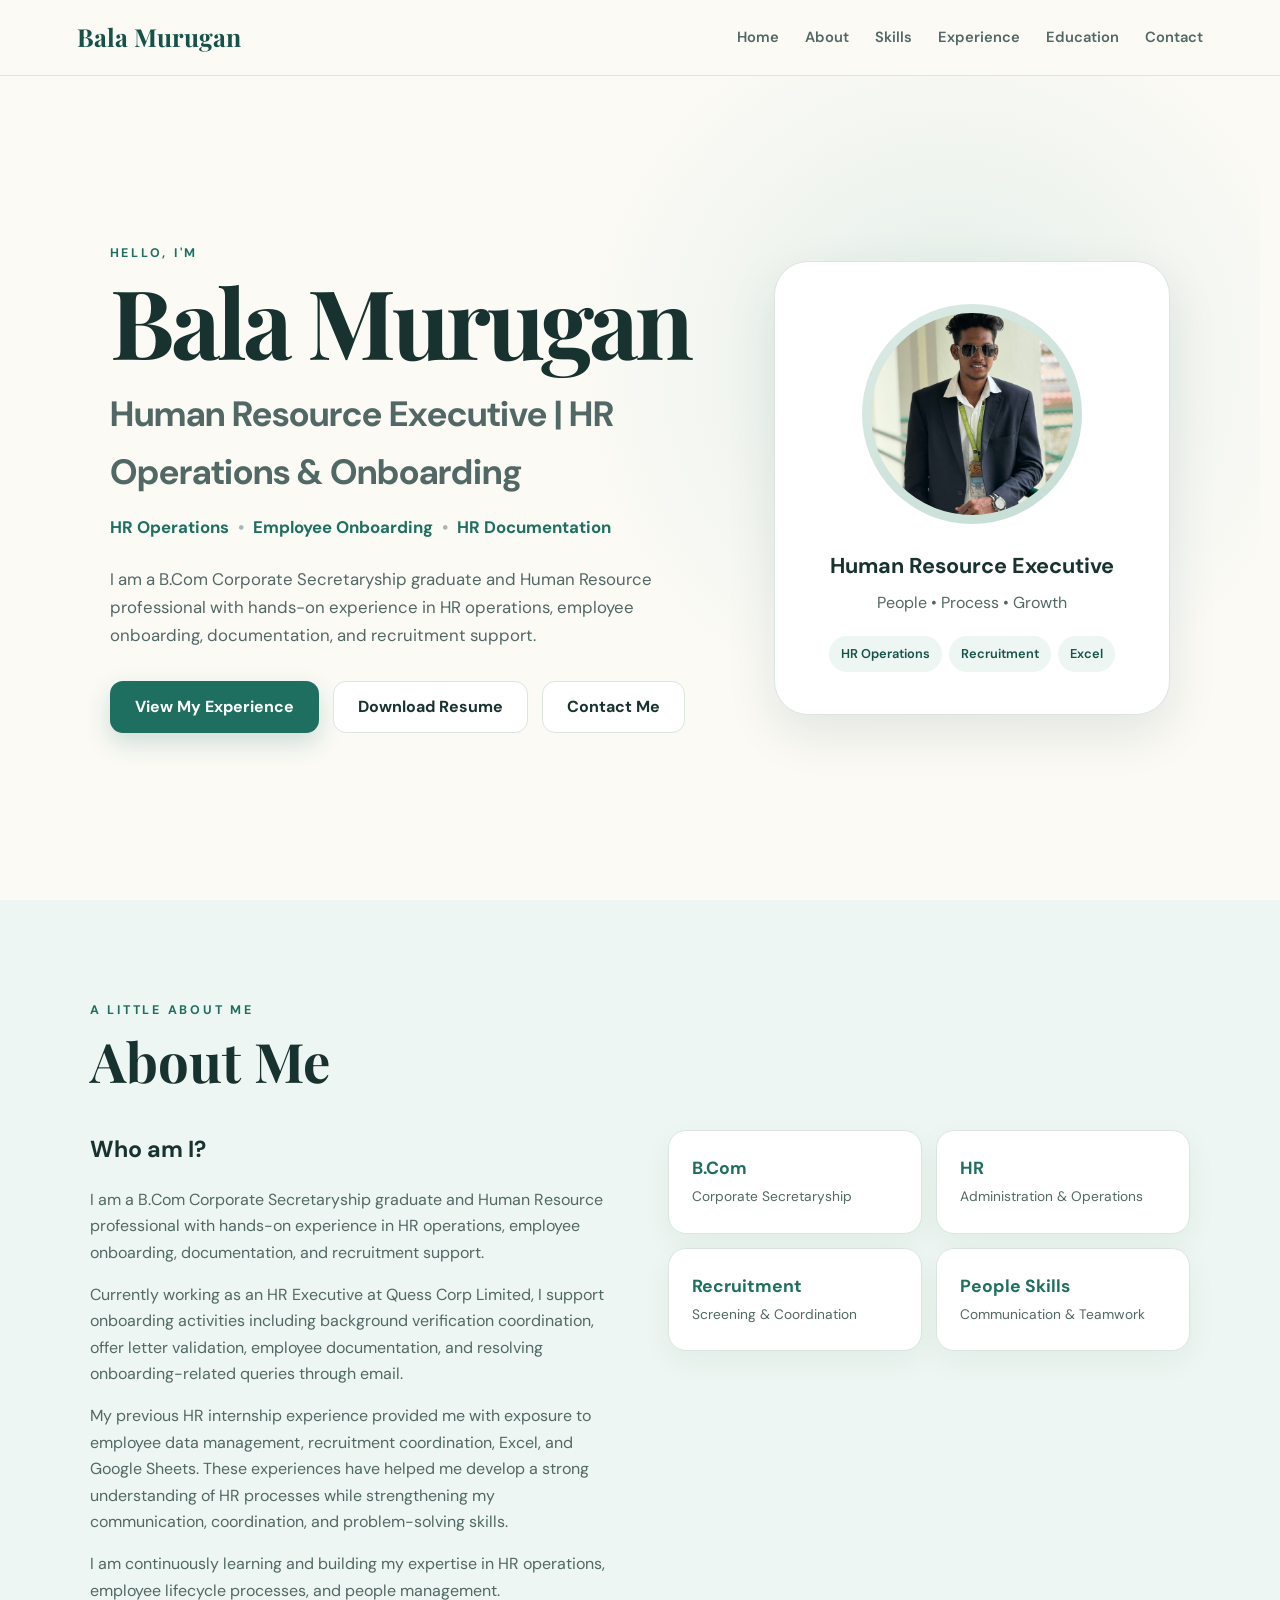
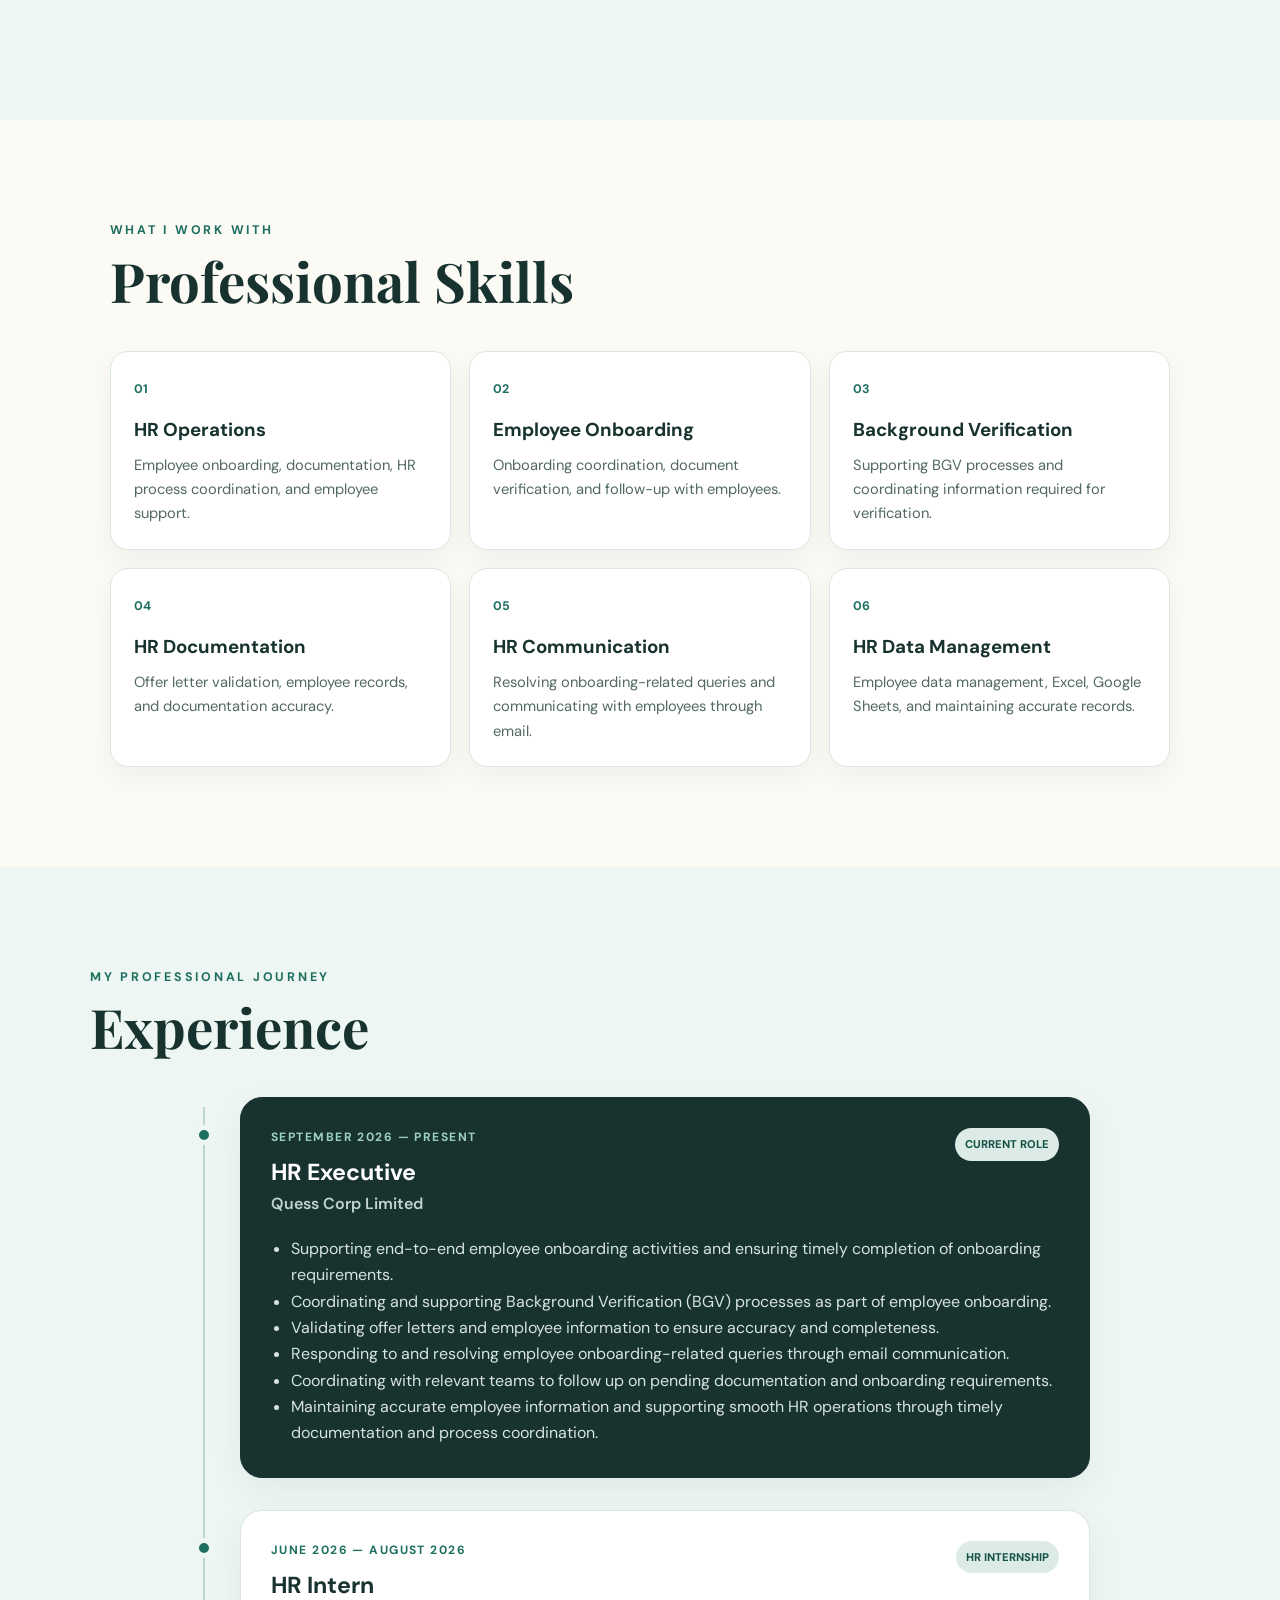
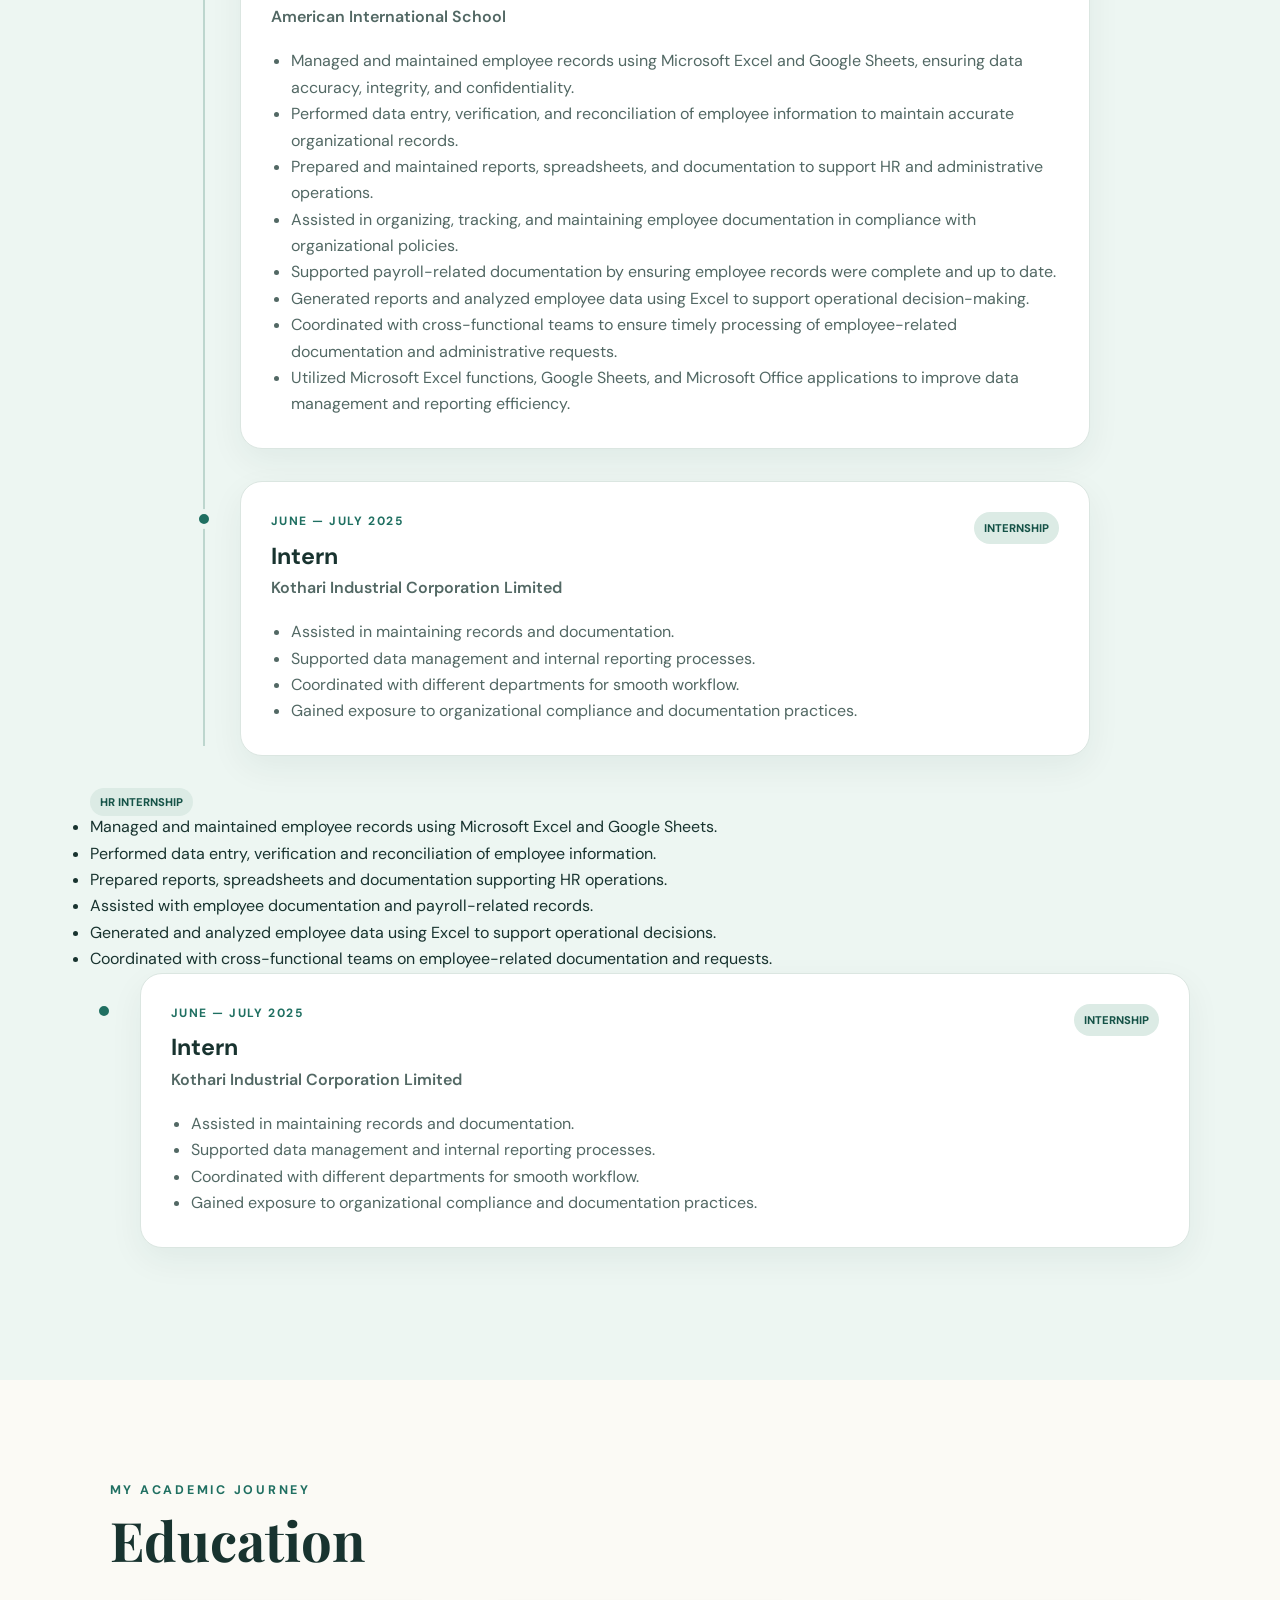
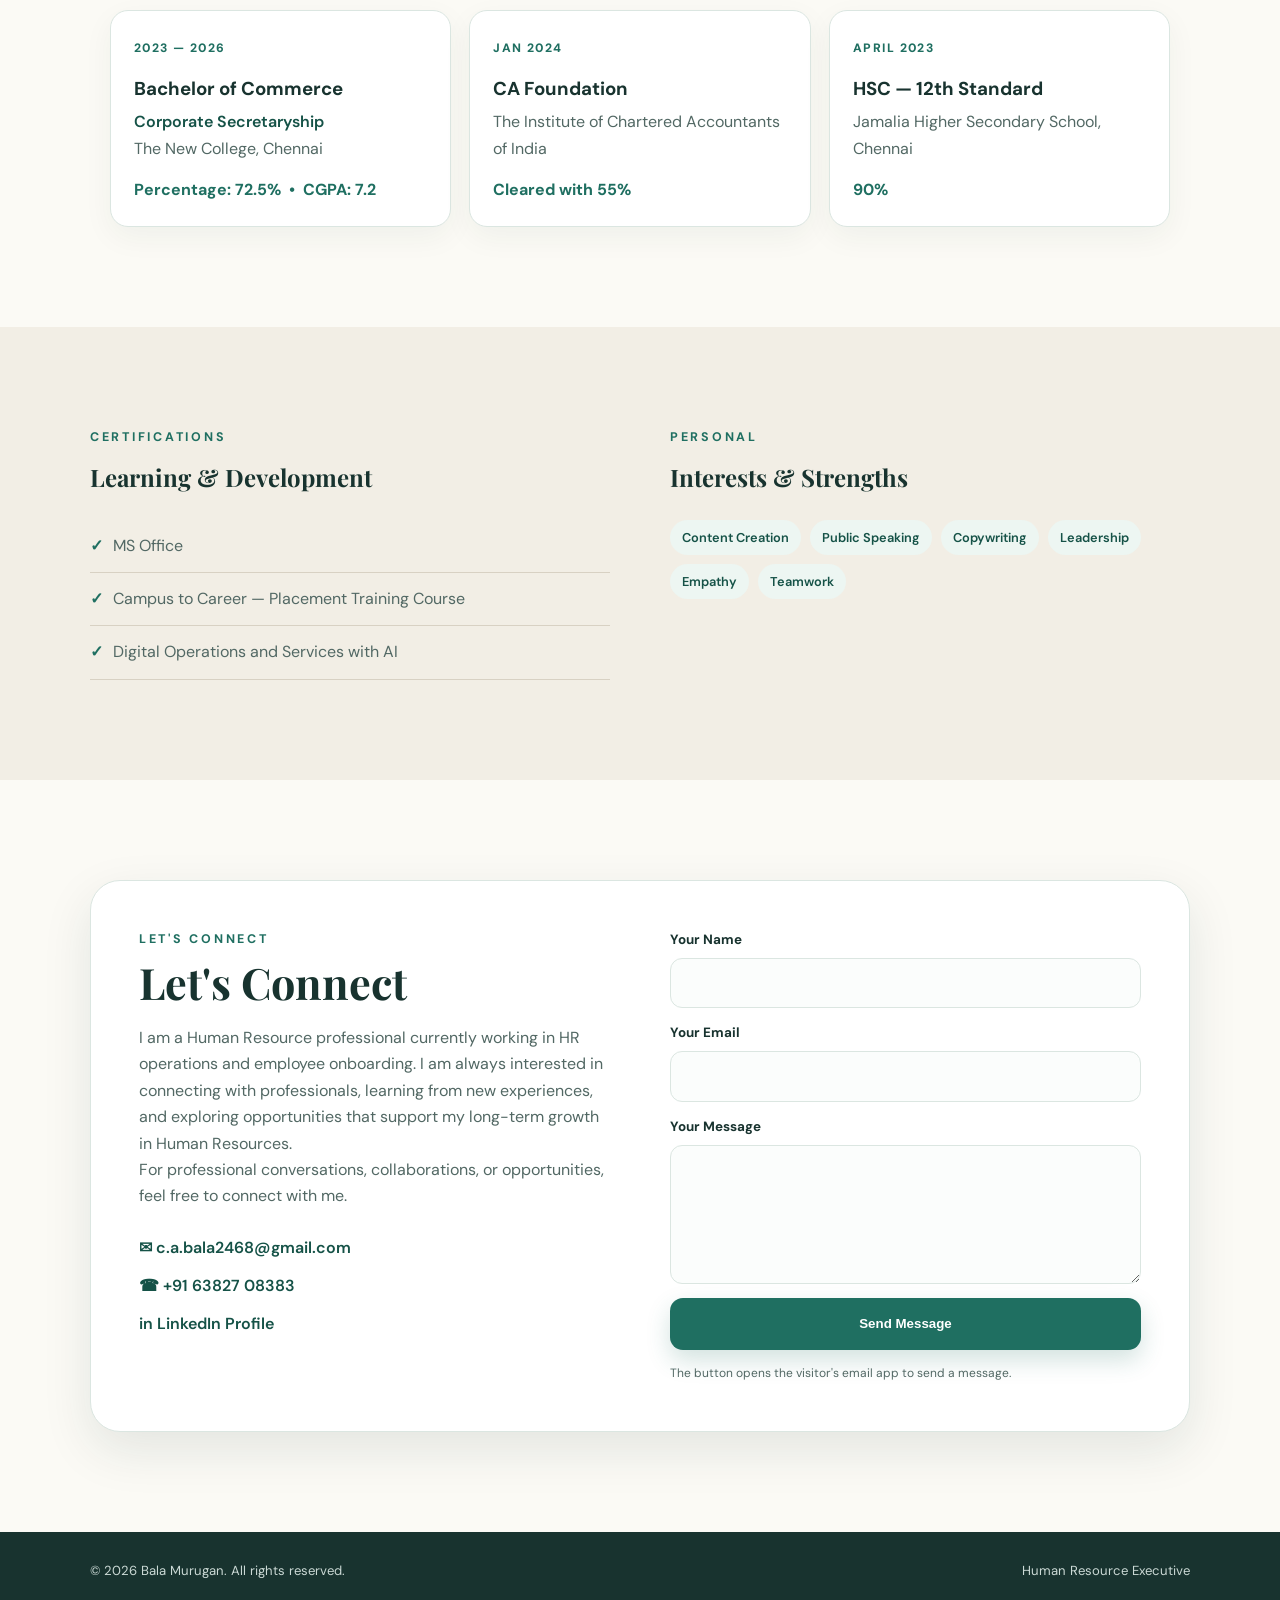
<file: index.html>
<!DOCTYPE html>
<html lang="en">
<head>
  <meta charset="UTF-8">
  <meta name="viewport" content="width=device-width, initial-scale=1.0">
  <meta name="description" content="Bala Murugan - HR Professional Portfolio">
  <title>Bala Murugan | HR Professional</title>
  <link rel="preconnect" href="https://fonts.googleapis.com">
  <link rel="preconnect" href="https://fonts.gstatic.com" crossorigin>
  <link href="https://fonts.googleapis.com/css2?family=DM+Sans:wght@400;500;600;700&family=Playfair+Display:wght@600;700&display=swap" rel="stylesheet">
  <link rel="stylesheet" href="style.css">
</head>
<body>
  <header class="site-header">
    <a class="brand" href="#home">Bala Murugan</a>
    <button class="menu-btn" aria-label="Open navigation" aria-expanded="false">☰</button>
    <nav class="nav" id="nav">
      <a href="#home">Home</a>
      <a href="#about">About</a>
      <a href="#skills">Skills</a>
      <a href="#experience">Experience</a>
      <a href="#education">Education</a>
      <a href="#contact">Contact</a>
    </nav>
  </header>

  <main>
    <section class="hero section" id="home">
      <div class="hero-copy reveal">
        <p class="eyebrow">HELLO, I'M</p>
        <h1>Bala Murugan</h1>
        <h2>Human Resource Executive | HR Operations & Onboarding</h2>
        <p class="hero-role">HR Operations <span>•</span> Employee Onboarding <span>•</span> HR Documentation</p>
        <p class="hero-text">
          I am a B.Com Corporate Secretaryship graduate and Human Resource professional with hands-on experience in HR operations, employee onboarding, documentation, and recruitment support.</p>
        <div class="hero-actions">
          <a class="btn btn-primary" href="#experience">View My Experience</a>
          <a class="btn btn-secondary" href="Bala_Murugan_Resume.pdf" download>Download Resume</a>
          <a class="btn btn-secondary" href="#contact">Contact Me</a>
        </div>
      </div>

      <div class="profile-card reveal">
        <div class="photo-ring">
          <img src="bala-profile.jpg" alt="Bala Murugan">
        </div>
        <h3>Human Resource Executive</h3>
        <p>People • Process • Growth</p>
        <div class="mini-tags">
          <span>HR Operations</span>
          <span>Recruitment</span>
          <span>Excel</span>
        </div>
      </div>
    </section>

    <section class="section about-section" id="about">
      <div class="section-heading reveal">
        <p class="eyebrow">A LITTLE ABOUT ME</p>
        <h2>About Me</h2>
      </div>
      <div class="about-grid">
        <div class="about-copy reveal">
          <h3>Who am I?</h3>
          <p>I am a B.Com Corporate Secretaryship graduate and Human Resource professional with hands-on experience in HR operations, employee onboarding, documentation, and recruitment support.</p>
          <p>Currently working as an HR Executive at Quess Corp Limited, I support onboarding activities including background verification coordination, offer letter validation, employee documentation, and resolving onboarding-related queries through email.</p>
          <p>My previous HR internship experience provided me with exposure to employee data management, recruitment coordination, Excel, and Google Sheets. These experiences have helped me develop a strong understanding of HR processes while strengthening my communication, coordination, and problem-solving skills.</p>
          <p>I am continuously learning and building my expertise in HR operations, employee lifecycle processes, and people management.</p>
        </div>

        <div class="about-cards reveal">
          <div class="info-card"><strong>B.Com</strong><span>Corporate Secretaryship</span></div>
          <div class="info-card"><strong>HR</strong><span>Administration & Operations</span></div>
          <div class="info-card"><strong>Recruitment</strong><span>Screening & Coordination</span></div>
          <div class="info-card"><strong>People Skills</strong><span>Communication & Teamwork</span></div>
        </div>
      </div>
    </section>

    <section class="section" id="skills">
      <div class="section-heading reveal">
        <p class="eyebrow">WHAT I WORK WITH</p>
        <h2>Professional Skills</h2>
      </div>
      <div class="skills-grid">
        <article class="skill-card reveal"><span class="skill-number">01</span><h3>HR Operations</h3><p>Employee onboarding, documentation, HR process coordination, and employee support.</p></article>
        <article class="skill-card reveal"><span class="skill-number">02</span><h3>Employee Onboarding</h3><p>Onboarding coordination, document verification, and follow-up with employees.</p></article>
        <article class="skill-card reveal"><span class="skill-number">03</span><h3>Background Verification</h3><p>Supporting BGV processes and coordinating information required for verification.</p></article>
        <article class="skill-card reveal"><span class="skill-number">04</span><h3>HR Documentation</h3><p>Offer letter validation, employee records, and documentation accuracy.</p></article>
        <article class="skill-card reveal"><span class="skill-number">05</span><h3>HR Communication</h3><p>Resolving onboarding-related queries and communicating with employees through email.</p></article>
        <article class="skill-card reveal"><span class="skill-number">06</span><h3>HR Data Management</h3><p>Employee data management, Excel, Google Sheets, and maintaining accurate records.</p></article>
      </div>
    </section>

    <section class="section experience-section" id="experience">
      <div class="section-heading reveal">
        <p class="eyebrow">MY PROFESSIONAL JOURNEY</p>
        <h2>Experience</h2>
      </div>

      <div class="timeline">
        <article class="timeline-item reveal">
          <div class="timeline-dot"></div>
          <div class="experience-card featured">
            <div class="experience-top"><div>
              <p class="date">SEPTEMBER 2026 — PRESENT</p>
              <h3>HR Executive</h3><h4>Quess Corp Limited</h4>
            </div><span class="badge">CURRENT ROLE</span></div>
            <ul>
              <li>Supporting end-to-end employee onboarding activities and ensuring timely completion of onboarding requirements.</li>
              <li>Coordinating and supporting Background Verification (BGV) processes as part of employee onboarding.</li>
              <li>Validating offer letters and employee information to ensure accuracy and completeness.</li>
              <li>Responding to and resolving employee onboarding-related queries through email communication.</li>
              <li>Coordinating with relevant teams to follow up on pending documentation and onboarding requirements.</li>
              <li>Maintaining accurate employee information and supporting smooth HR operations through timely documentation and process coordination.</li>
            </ul>
          </div>
        </article>
        <article class="timeline-item reveal">
          <div class="timeline-dot"></div>
          <div class="experience-card">
            <div class="experience-top"><div>
              <p class="date">JUNE 2026 — AUGUST 2026</p>
              <h3>HR Intern</h3><h4>American International School</h4>
            </div><span class="badge">HR INTERNSHIP</span></div>
            <ul>
              <li>Managed and maintained employee records using Microsoft Excel and Google Sheets, ensuring data accuracy, integrity, and confidentiality.</li>
              <li>Performed data entry, verification, and reconciliation of employee information to maintain accurate organizational records.</li>
              <li>Prepared and maintained reports, spreadsheets, and documentation to support HR and administrative operations.</li>
              <li>Assisted in organizing, tracking, and maintaining employee documentation in compliance with organizational policies.</li>
              <li>Supported payroll-related documentation by ensuring employee records were complete and up to date.</li>
              <li>Generated reports and analyzed employee data using Excel to support operational decision-making.</li>
              <li>Coordinated with cross-functional teams to ensure timely processing of employee-related documentation and administrative requests.</li>
              <li>Utilized Microsoft Excel functions, Google Sheets, and Microsoft Office applications to improve data management and reporting efficiency.</li>
            </ul>
          </div>
        </article>
        <article class="timeline-item reveal">
          <div class="timeline-dot"></div>
          <div class="experience-card">
            <div class="experience-top"><div>
              <p class="date">JUNE — JULY 2025</p>
              <h3>Intern</h3><h4>Kothari Industrial Corporation Limited</h4>
            </div><span class="badge">INTERNSHIP</span></div>
            <ul>
              <li>Assisted in maintaining records and documentation.</li>
              <li>Supported data management and internal reporting processes.</li>
              <li>Coordinated with different departments for smooth workflow.</li>
              <li>Gained exposure to organizational compliance and documentation practices.</li>
            </ul>
          </div>
        </article>
      </div>
              <span class="badge">HR INTERNSHIP</span>
            </div>
            <ul>
              <li>Managed and maintained employee records using Microsoft Excel and Google Sheets.</li>
              <li>Performed data entry, verification and reconciliation of employee information.</li>
              <li>Prepared reports, spreadsheets and documentation supporting HR operations.</li>
              <li>Assisted with employee documentation and payroll-related records.</li>
              <li>Generated and analyzed employee data using Excel to support operational decisions.</li>
              <li>Coordinated with cross-functional teams on employee-related documentation and requests.</li>
            </ul>
          </div>
        </article>

        <article class="timeline-item reveal">
          <div class="timeline-dot"></div>
          <div class="experience-card">
            <div class="experience-top">
              <div>
                <p class="date">JUNE — JULY 2025</p>
                <h3>Intern</h3>
                <h4>Kothari Industrial Corporation Limited</h4>
              </div>
              <span class="badge">INTERNSHIP</span>
            </div>
            <ul>
              <li>Assisted in maintaining records and documentation.</li>
              <li>Supported data management and internal reporting processes.</li>
              <li>Coordinated with different departments for smooth workflow.</li>
              <li>Gained exposure to organizational compliance and documentation practices.</li>
            </ul>
          </div>
        </article>
      </div>
    </section>

    <section class="section education-section" id="education">
      <div class="section-heading reveal">
        <p class="eyebrow">MY ACADEMIC JOURNEY</p>
        <h2>Education</h2>
      </div>
      <div class="education-grid">
        <article class="education-card reveal">
          <span class="education-year">2023 — 2026</span>
          <h3>Bachelor of Commerce</h3>
          <p class="major">Corporate Secretaryship</p>
          <p>The New College, Chennai</p>
          <strong>Percentage: 72.5% &nbsp;•&nbsp; CGPA: 7.2</strong>
        </article>
        <article class="education-card reveal">
          <span class="education-year">JAN 2024</span>
          <h3>CA Foundation</h3>
          <p>The Institute of Chartered Accountants of India</p>
          <strong>Cleared with 55%</strong>
        </article>
        <article class="education-card reveal">
          <span class="education-year">APRIL 2023</span>
          <h3>HSC — 12th Standard</h3>
          <p>Jamalia Higher Secondary School, Chennai</p>
          <strong>90%</strong>
        </article>
      </div>
    </section>

    <section class="section credentials-section">
      <div class="credentials-grid">
        <div class="credential-block reveal">
          <p class="eyebrow">CERTIFICATIONS</p>
          <h2>Learning & Development</h2>
          <ul class="clean-list">
            <li>MS Office</li>
            <li>Campus to Career — Placement Training Course</li>
            <li>Digital Operations and Services with AI</li>
          </ul>
        </div>
        <div class="credential-block reveal">
          <p class="eyebrow">PERSONAL</p>
          <h2>Interests & Strengths</h2>
          <div class="pill-list">
            <span>Content Creation</span><span>Public Speaking</span><span>Copywriting</span>
            <span>Leadership</span><span>Empathy</span><span>Teamwork</span>
          </div>
        </div>
      </div>
    </section>

    <section class="section contact-section" id="contact">
      <div class="contact-card reveal">
        <div class="contact-copy">
          <p class="eyebrow">LET'S CONNECT</p>
          <h2>Let's Connect</h2>
          <p>I am a Human Resource professional currently working in HR operations and employee onboarding. I am always interested in connecting with professionals, learning from new experiences, and exploring opportunities that support my long-term growth in Human Resources.</p>
          <p>For professional conversations, collaborations, or opportunities, feel free to connect with me.</p>
          <div class="contact-links">
            <a href="mailto:c.a.bala2468@gmail.com">✉ c.a.bala2468@gmail.com</a>
            <a href="tel:+916382708383">☎ +91 63827 08383</a>
            <a href="https://www.linkedin.com/in/bala-murugan24" target="_blank" rel="noopener">in LinkedIn Profile</a>
          </div>
        </div>

        <form class="contact-form" id="contactForm">
          <label>Your Name<input type="text" name="name" required></label>
          <label>Your Email<input type="email" name="email" required></label>
          <label>Your Message<textarea name="message" rows="5" required></textarea></label>
          <button class="btn btn-primary" type="submit">Send Message</button>
          <p class="form-note" id="formNote">The button opens the visitor's email app to send a message.</p>
        </form>
      </div>
    </section>
  </main>

  <footer>
    <p>© <span id="year"></span> Bala Murugan. All rights reserved.</p>
    <p>Human Resource Executive</p>
  </footer>

  <script src="script.js"></script>
</body>
</html>
</file>
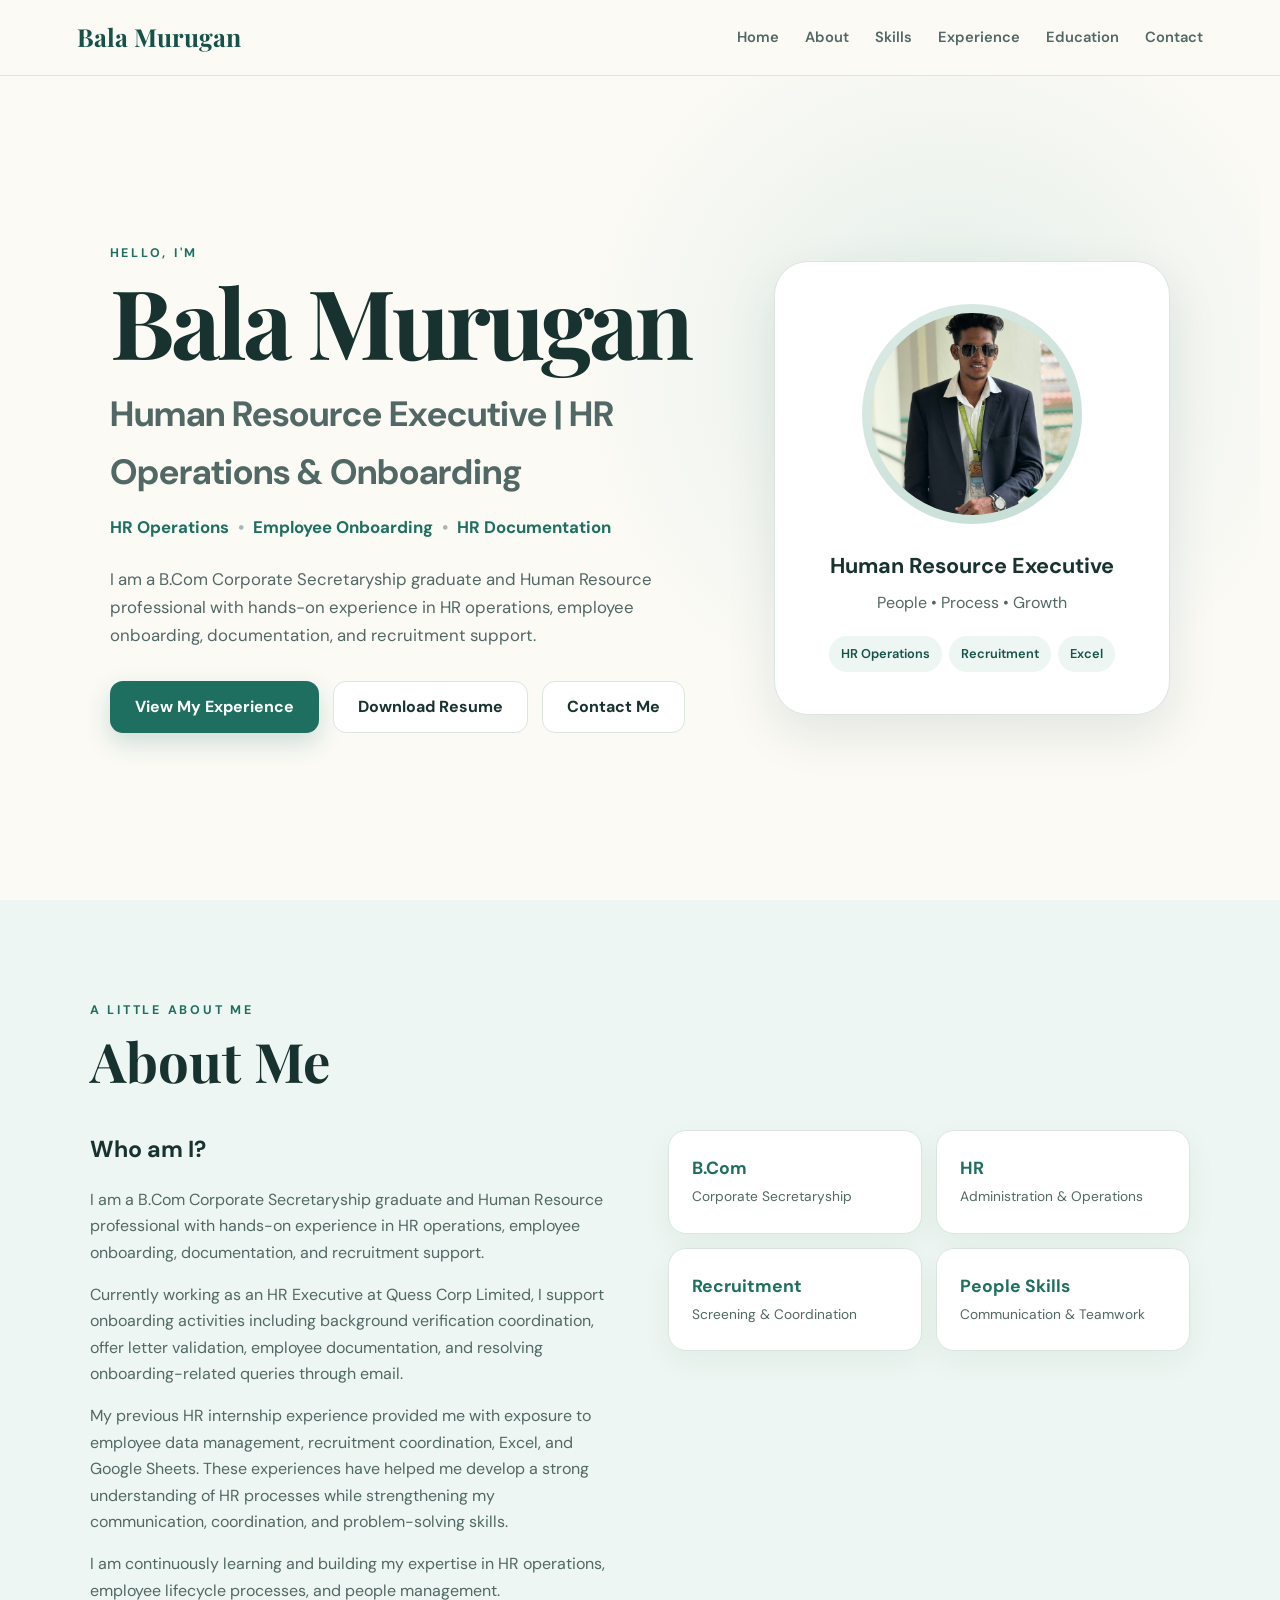
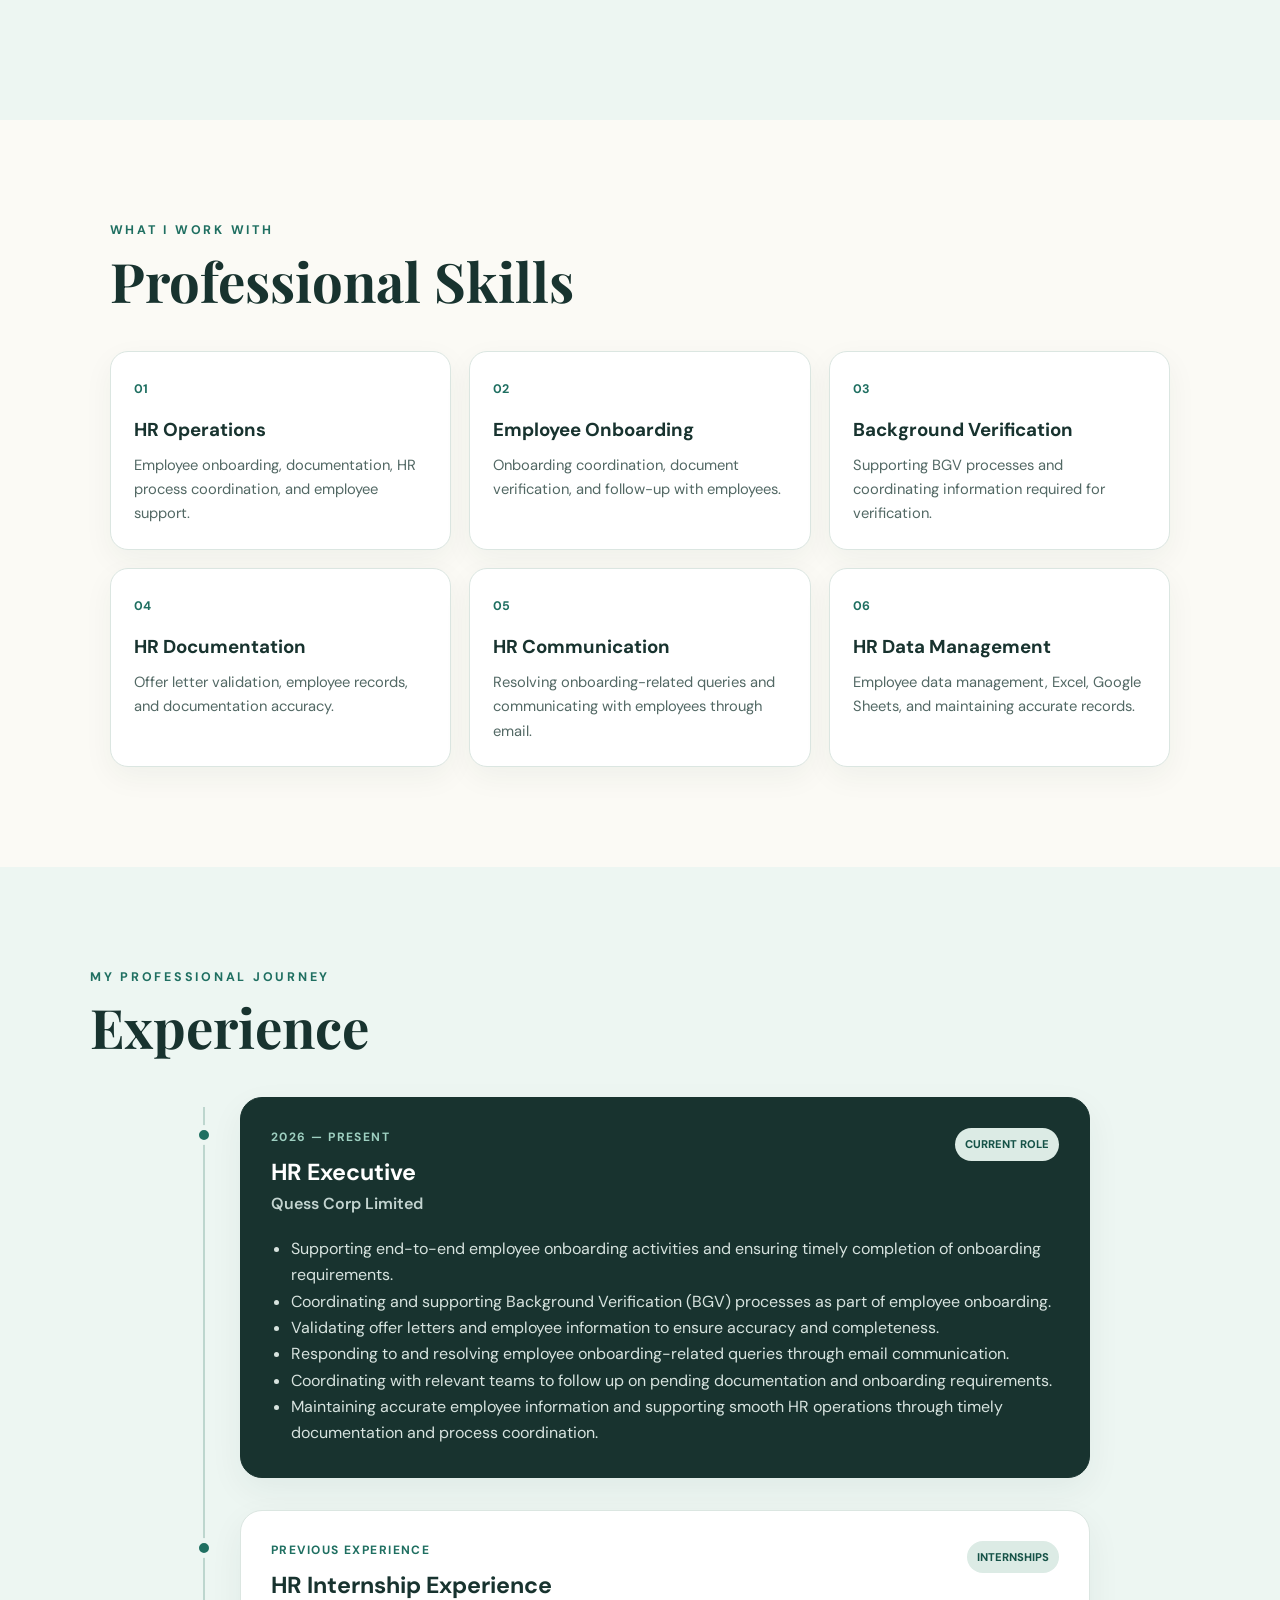
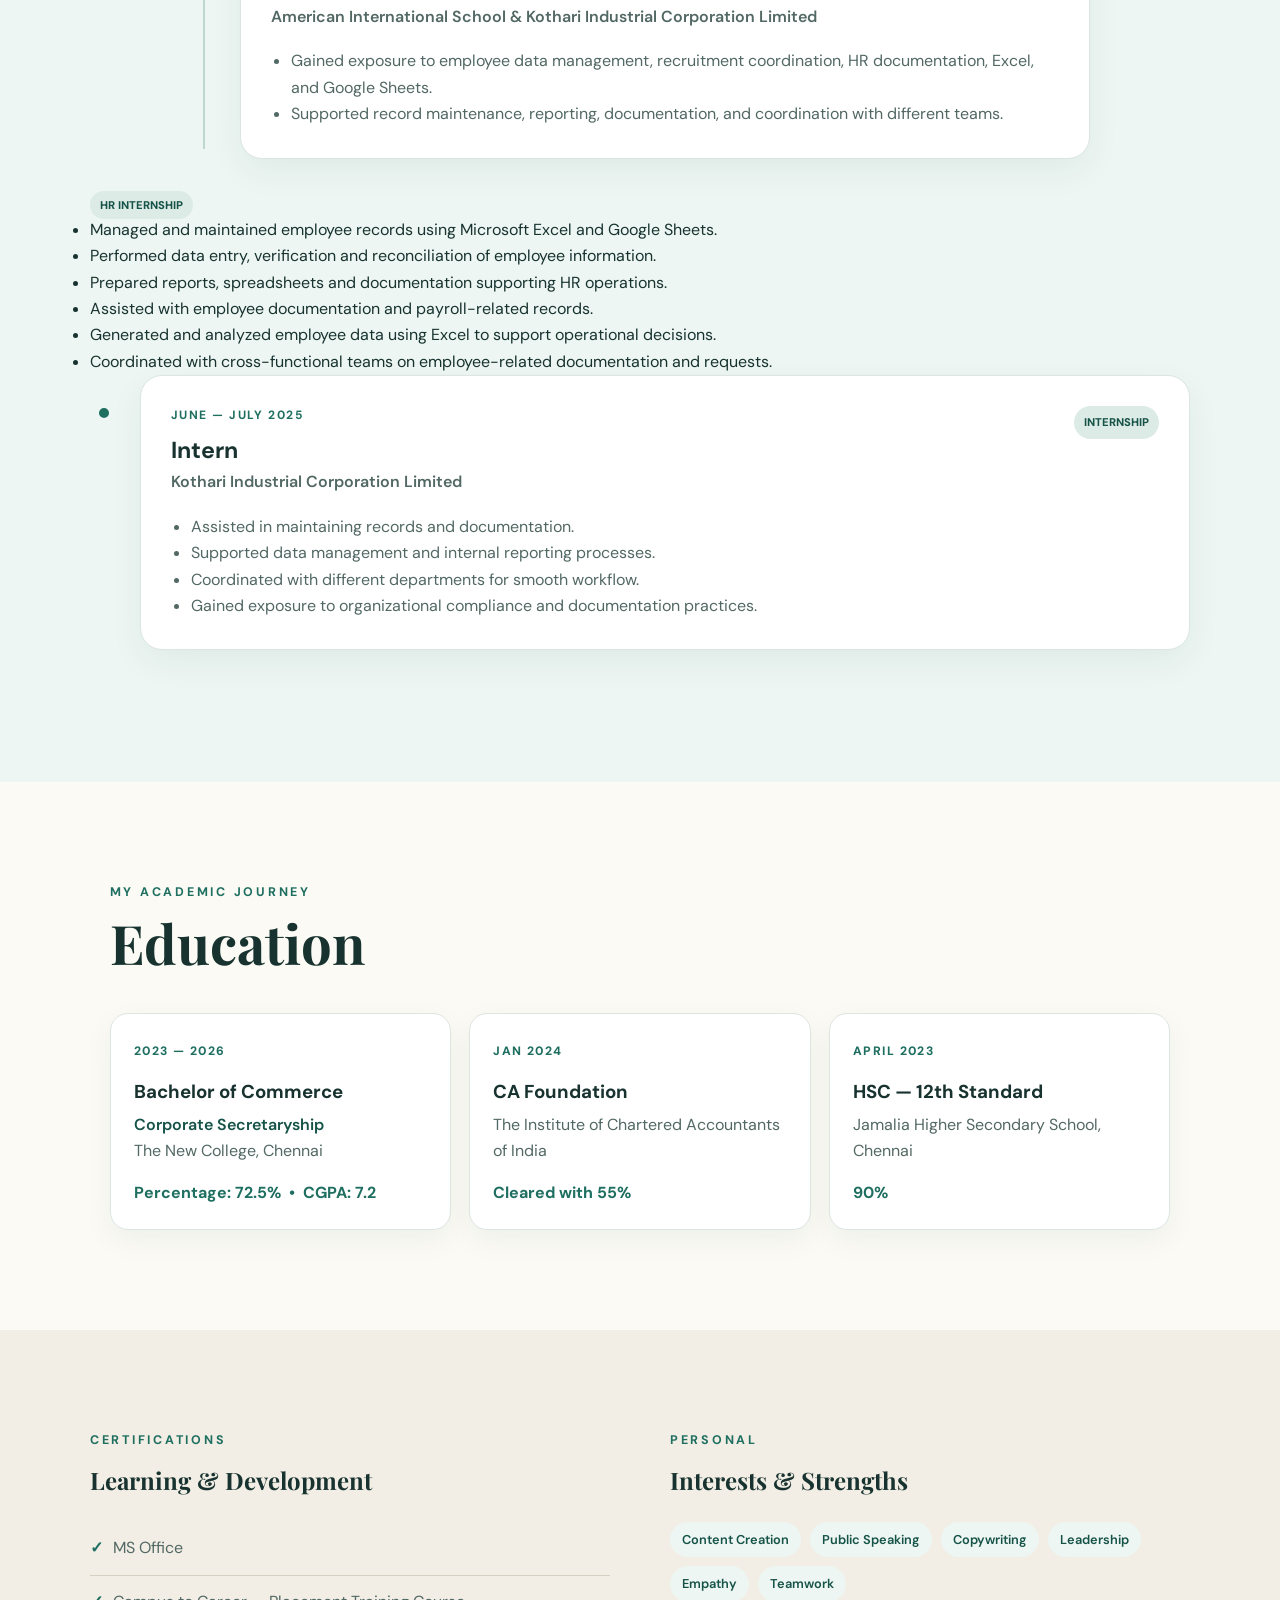
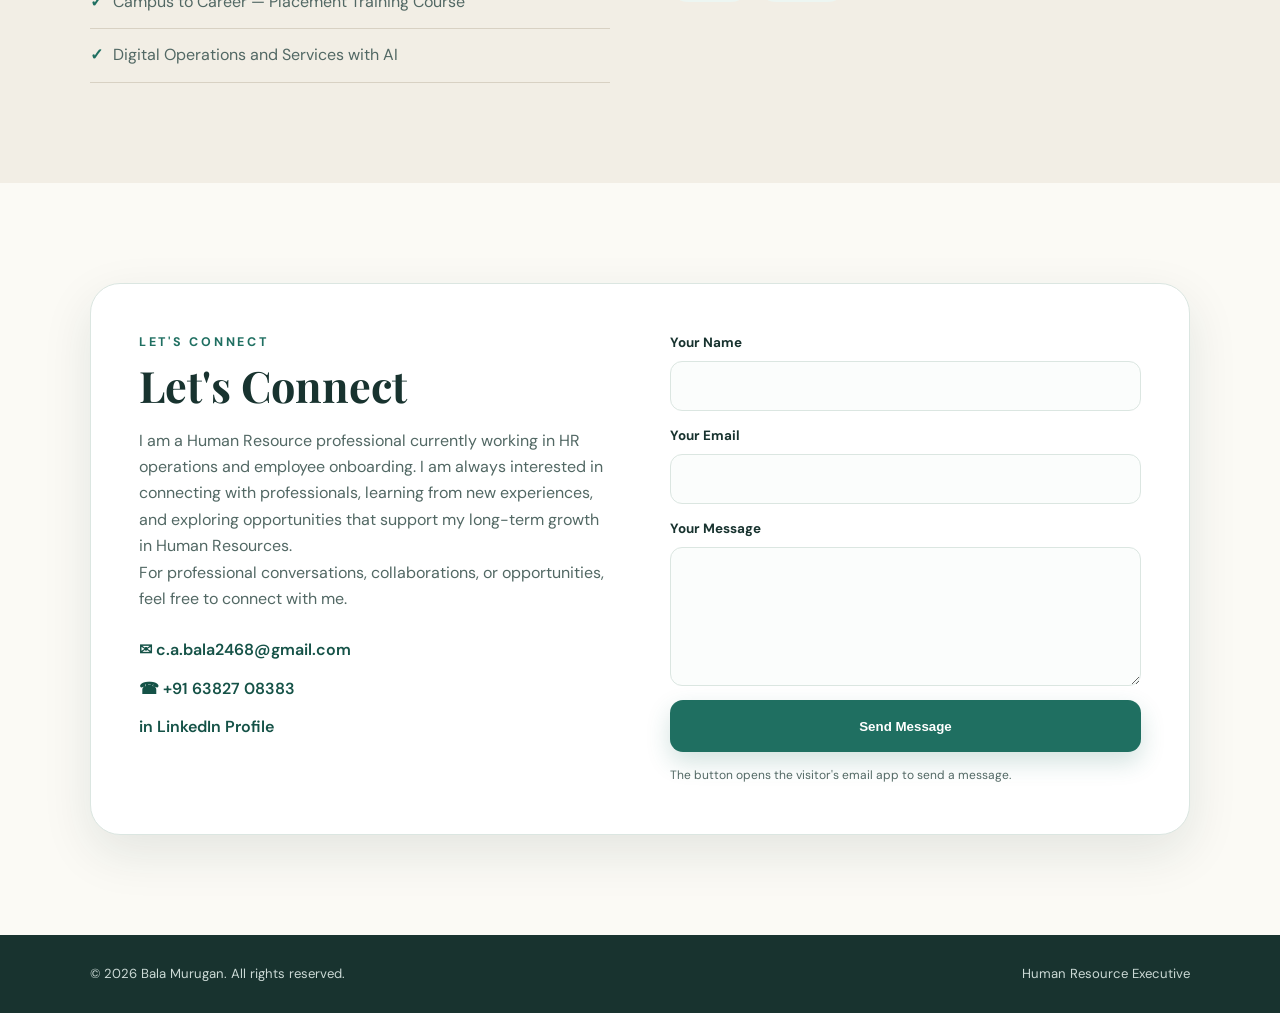
<file: Bala_Murugan_index_updated.html>
<!DOCTYPE html>
<html lang="en">
<head>
  <meta charset="UTF-8">
  <meta name="viewport" content="width=device-width, initial-scale=1.0">
  <meta name="description" content="Bala Murugan - HR Professional Portfolio">
  <title>Bala Murugan | HR Professional</title>
  <link rel="preconnect" href="https://fonts.googleapis.com">
  <link rel="preconnect" href="https://fonts.gstatic.com" crossorigin>
  <link href="https://fonts.googleapis.com/css2?family=DM+Sans:wght@400;500;600;700&family=Playfair+Display:wght@600;700&display=swap" rel="stylesheet">
  <link rel="stylesheet" href="style.css">
</head>
<body>
  <header class="site-header">
    <a class="brand" href="#home">Bala Murugan</a>
    <button class="menu-btn" aria-label="Open navigation" aria-expanded="false">☰</button>
    <nav class="nav" id="nav">
      <a href="#home">Home</a>
      <a href="#about">About</a>
      <a href="#skills">Skills</a>
      <a href="#experience">Experience</a>
      <a href="#education">Education</a>
      <a href="#contact">Contact</a>
    </nav>
  </header>

  <main>
    <section class="hero section" id="home">
      <div class="hero-copy reveal">
        <p class="eyebrow">HELLO, I'M</p>
        <h1>Bala Murugan</h1>
        <h2>Human Resource Executive | HR Operations & Onboarding</h2>
        <p class="hero-role">HR Operations <span>•</span> Employee Onboarding <span>•</span> HR Documentation</p>
        <p class="hero-text">
          I am a B.Com Corporate Secretaryship graduate and Human Resource professional with hands-on experience in HR operations, employee onboarding, documentation, and recruitment support.
        </p>
        <div class="hero-actions">
          <a class="btn btn-primary" href="#experience">View My Experience</a>
          <a class="btn btn-secondary" href="Bala_Murugan_Resume.pdf" download>Download Resume</a>
          <a class="btn btn-secondary" href="#contact">Contact Me</a>
        </div>
      </div>

      <div class="profile-card reveal">
        <div class="photo-ring">
          <img src="bala-profile.jpg" alt="Bala Murugan">
        </div>
        <h3>Human Resource Executive</h3>
        <p>People • Process • Growth</p>
        <div class="mini-tags">
          <span>HR Operations</span>
          <span>Recruitment</span>
          <span>Excel</span>
        </div>
      </div>
    </section>

    <section class="section about-section" id="about">
      <div class="section-heading reveal">
        <p class="eyebrow">A LITTLE ABOUT ME</p>
        <h2>About Me</h2>
      </div>
      <div class="about-grid">
        <div class="about-copy reveal">
          <h3>Who am I?</h3>
          <p>I am a B.Com Corporate Secretaryship graduate and Human Resource professional with hands-on experience in HR operations, employee onboarding, documentation, and recruitment support.</p>
          <p>Currently working as an HR Executive at Quess Corp Limited, I support onboarding activities including background verification coordination, offer letter validation, employee documentation, and resolving onboarding-related queries through email.</p>
          <p>My previous HR internship experience provided me with exposure to employee data management, recruitment coordination, Excel, and Google Sheets. These experiences have helped me develop a strong understanding of HR processes while strengthening my communication, coordination, and problem-solving skills.</p>
          <p>I am continuously learning and building my expertise in HR operations, employee lifecycle processes, and people management.</p>
        </div>

        <div class="about-cards reveal">
          <div class="info-card"><strong>B.Com</strong><span>Corporate Secretaryship</span></div>
          <div class="info-card"><strong>HR</strong><span>Administration & Operations</span></div>
          <div class="info-card"><strong>Recruitment</strong><span>Screening & Coordination</span></div>
          <div class="info-card"><strong>People Skills</strong><span>Communication & Teamwork</span></div>
        </div>
      </div>
    </section>

    <section class="section" id="skills">
      <div class="section-heading reveal">
        <p class="eyebrow">WHAT I WORK WITH</p>
        <h2>Professional Skills</h2>
      </div>
      <div class="skills-grid">
        <article class="skill-card reveal"><span class="skill-number">01</span><h3>HR Operations</h3><p>Employee onboarding, documentation, HR process coordination, and employee support.</p></article>
        <article class="skill-card reveal"><span class="skill-number">02</span><h3>Employee Onboarding</h3><p>Onboarding coordination, document verification, and follow-up with employees.</p></article>
        <article class="skill-card reveal"><span class="skill-number">03</span><h3>Background Verification</h3><p>Supporting BGV processes and coordinating information required for verification.</p></article>
        <article class="skill-card reveal"><span class="skill-number">04</span><h3>HR Documentation</h3><p>Offer letter validation, employee records, and documentation accuracy.</p></article>
        <article class="skill-card reveal"><span class="skill-number">05</span><h3>HR Communication</h3><p>Resolving onboarding-related queries and communicating with employees through email.</p></article>
        <article class="skill-card reveal"><span class="skill-number">06</span><h3>HR Data Management</h3><p>Employee data management, Excel, Google Sheets, and maintaining accurate records.</p></article>
      </div>
    </section>

    <section class="section experience-section" id="experience">
      <div class="section-heading reveal">
        <p class="eyebrow">MY PROFESSIONAL JOURNEY</p>
        <h2>Experience</h2>
      </div>

      <div class="timeline">
        <article class="timeline-item reveal">
          <div class="timeline-dot"></div>
          <div class="experience-card featured">
            <div class="experience-top">
              <div>
                <p class="date">2026 — PRESENT</p>
                <h3>HR Executive</h3>
                <h4>Quess Corp Limited</h4>
              </div>
              <span class="badge">CURRENT ROLE</span>
            </div>
            <ul>
              <li>Supporting end-to-end employee onboarding activities and ensuring timely completion of onboarding requirements.</li>
              <li>Coordinating and supporting Background Verification (BGV) processes as part of employee onboarding.</li>
              <li>Validating offer letters and employee information to ensure accuracy and completeness.</li>
              <li>Responding to and resolving employee onboarding-related queries through email communication.</li>
              <li>Coordinating with relevant teams to follow up on pending documentation and onboarding requirements.</li>
              <li>Maintaining accurate employee information and supporting smooth HR operations through timely documentation and process coordination.</li>
            </ul>
          </div>
        </article>

        <article class="timeline-item reveal">
          <div class="timeline-dot"></div>
          <div class="experience-card">
            <div class="experience-top">
              <div>
                <p class="date">PREVIOUS EXPERIENCE</p>
                <h3>HR Internship Experience</h3>
                <h4>American International School & Kothari Industrial Corporation Limited</h4>
              </div>
              <span class="badge">INTERNSHIPS</span>
            </div>
            <ul>
              <li>Gained exposure to employee data management, recruitment coordination, HR documentation, Excel, and Google Sheets.</li>
              <li>Supported record maintenance, reporting, documentation, and coordination with different teams.</li>
            </ul>
          </div>
        </article>
      </div>
              <span class="badge">HR INTERNSHIP</span>
            </div>
            <ul>
              <li>Managed and maintained employee records using Microsoft Excel and Google Sheets.</li>
              <li>Performed data entry, verification and reconciliation of employee information.</li>
              <li>Prepared reports, spreadsheets and documentation supporting HR operations.</li>
              <li>Assisted with employee documentation and payroll-related records.</li>
              <li>Generated and analyzed employee data using Excel to support operational decisions.</li>
              <li>Coordinated with cross-functional teams on employee-related documentation and requests.</li>
            </ul>
          </div>
        </article>

        <article class="timeline-item reveal">
          <div class="timeline-dot"></div>
          <div class="experience-card">
            <div class="experience-top">
              <div>
                <p class="date">JUNE — JULY 2025</p>
                <h3>Intern</h3>
                <h4>Kothari Industrial Corporation Limited</h4>
              </div>
              <span class="badge">INTERNSHIP</span>
            </div>
            <ul>
              <li>Assisted in maintaining records and documentation.</li>
              <li>Supported data management and internal reporting processes.</li>
              <li>Coordinated with different departments for smooth workflow.</li>
              <li>Gained exposure to organizational compliance and documentation practices.</li>
            </ul>
          </div>
        </article>
      </div>
    </section>

    <section class="section education-section" id="education">
      <div class="section-heading reveal">
        <p class="eyebrow">MY ACADEMIC JOURNEY</p>
        <h2>Education</h2>
      </div>
      <div class="education-grid">
        <article class="education-card reveal">
          <span class="education-year">2023 — 2026</span>
          <h3>Bachelor of Commerce</h3>
          <p class="major">Corporate Secretaryship</p>
          <p>The New College, Chennai</p>
          <strong>Percentage: 72.5% &nbsp;•&nbsp; CGPA: 7.2</strong>
        </article>
        <article class="education-card reveal">
          <span class="education-year">JAN 2024</span>
          <h3>CA Foundation</h3>
          <p>The Institute of Chartered Accountants of India</p>
          <strong>Cleared with 55%</strong>
        </article>
        <article class="education-card reveal">
          <span class="education-year">APRIL 2023</span>
          <h3>HSC — 12th Standard</h3>
          <p>Jamalia Higher Secondary School, Chennai</p>
          <strong>90%</strong>
        </article>
      </div>
    </section>

    <section class="section credentials-section">
      <div class="credentials-grid">
        <div class="credential-block reveal">
          <p class="eyebrow">CERTIFICATIONS</p>
          <h2>Learning & Development</h2>
          <ul class="clean-list">
            <li>MS Office</li>
            <li>Campus to Career — Placement Training Course</li>
            <li>Digital Operations and Services with AI</li>
          </ul>
        </div>
        <div class="credential-block reveal">
          <p class="eyebrow">PERSONAL</p>
          <h2>Interests & Strengths</h2>
          <div class="pill-list">
            <span>Content Creation</span><span>Public Speaking</span><span>Copywriting</span>
            <span>Leadership</span><span>Empathy</span><span>Teamwork</span>
          </div>
        </div>
      </div>
    </section>

    <section class="section contact-section" id="contact">
      <div class="contact-card reveal">
        <div class="contact-copy">
          <p class="eyebrow">LET'S CONNECT</p>
          <h2>Let's Connect</h2>
          <p>I am a Human Resource professional currently working in HR operations and employee onboarding. I am always interested in connecting with professionals, learning from new experiences, and exploring opportunities that support my long-term growth in Human Resources.</p>
          <p>For professional conversations, collaborations, or opportunities, feel free to connect with me.</p>
          <div class="contact-links">
            <a href="mailto:c.a.bala2468@gmail.com">✉ c.a.bala2468@gmail.com</a>
            <a href="tel:+916382708383">☎ +91 63827 08383</a>
            <a href="https://www.linkedin.com/in/bala-murugan24" target="_blank" rel="noopener">in LinkedIn Profile</a>
          </div>
        </div>

        <form class="contact-form" id="contactForm">
          <label>Your Name<input type="text" name="name" required></label>
          <label>Your Email<input type="email" name="email" required></label>
          <label>Your Message<textarea name="message" rows="5" required></textarea></label>
          <button class="btn btn-primary" type="submit">Send Message</button>
          <p class="form-note" id="formNote">The button opens the visitor's email app to send a message.</p>
        </form>
      </div>
    </section>
  </main>

  <footer>
    <p>© <span id="year"></span> Bala Murugan. All rights reserved.</p>
    <p>Human Resource Executive</p>
  </footer>

  <script src="script.js"></script>
</body>
</html>
</file>
<file: style.css>
:root {
  --ink: #18332f;
  --ink-soft: #526864;
  --green: #1f6f61;
  --green-dark: #155247;
  --sage: #dcebe5;
  --mint: #edf6f2;
  --cream: #fbfaf5;
  --white: #ffffff;
  --line: #dbe6e1;
  --shadow: 0 18px 50px rgba(24, 51, 47, 0.10);
  --radius: 24px;
}

* { box-sizing: border-box; margin: 0; padding: 0; }
html { scroll-behavior: smooth; }
body {
  font-family: "DM Sans", sans-serif;
  color: var(--ink);
  background: var(--cream);
  line-height: 1.65;
}
a { color: inherit; text-decoration: none; }
.site-header {
  position: sticky;
  top: 0;
  z-index: 50;
  display: flex;
  align-items: center;
  justify-content: space-between;
  min-height: 76px;
  padding: 0 6%;
  background: rgba(251,250,245,.94);
  backdrop-filter: blur(14px);
  border-bottom: 1px solid var(--line);
}
.brand {
  font-family: "Playfair Display", serif;
  font-size: 1.55rem;
  font-weight: 700;
  color: var(--green-dark);
}
.nav { display: flex; gap: 26px; }
.nav a { font-size: .92rem; color: var(--ink-soft); font-weight: 600; }
.nav a:hover { color: var(--green); }
.menu-btn { display: none; border: 0; background: transparent; font-size: 1.5rem; color: var(--ink); }

.section { padding: 100px 7%; max-width: 1240px; margin: auto; }
.hero {
  min-height: calc(100vh - 76px);
  display: grid;
  grid-template-columns: 1.2fr .8fr;
  align-items: center;
  gap: 70px;
  background:
    radial-gradient(circle at 75% 35%, rgba(220,235,229,.8), transparent 34%),
    var(--cream);
}
.eyebrow {
  color: var(--green);
  letter-spacing: .22em;
  font-weight: 700;
  font-size: .78rem;
  margin-bottom: 10px;
}
.hero h1 {
  font-family: "Playfair Display", serif;
  font-size: clamp(3.2rem, 8vw, 6rem);
  line-height: .98;
  letter-spacing: -.04em;
  margin-bottom: 18px;
}
.hero h2 { font-size: clamp(1.45rem, 3vw, 2.2rem); color: var(--ink-soft); }
.hero-role { margin: 12px 0 25px; color: var(--green); font-weight: 700; font-size: 1.05rem; }
.hero-role span { color: #a5b9b2; padding: 0 5px; }
.hero-text { max-width: 690px; font-size: 1.05rem; color: var(--ink-soft); }
.hero-actions { display: flex; gap: 14px; flex-wrap: wrap; margin-top: 32px; }

.btn {
  display: inline-flex;
  align-items: center;
  justify-content: center;
  min-height: 52px;
  padding: 0 24px;
  border-radius: 13px;
  border: 1px solid transparent;
  font-weight: 700;
  cursor: pointer;
  transition: transform .2s, box-shadow .2s, background .2s;
}
.btn:hover { transform: translateY(-2px); }
.btn-primary { background: var(--green); color: white; box-shadow: 0 10px 24px rgba(31,111,97,.2); }
.btn-primary:hover { background: var(--green-dark); }
.btn-secondary { background: white; border-color: var(--line); color: var(--ink); }

.profile-card {
  background: white;
  border: 1px solid var(--line);
  border-radius: 34px;
  padding: 42px 28px;
  text-align: center;
  box-shadow: var(--shadow);
}
.photo-ring {
  width: 220px; height: 220px;
  margin: 0 auto 25px;
  padding: 9px;
  border-radius: 50%;
  background: linear-gradient(145deg, var(--sage), #c4ddd4);
}
.photo-ring img { width: 100%; height: 100%; object-fit: cover; object-position: center top; border-radius: 50%; }
.profile-card h3 { font-size: 1.35rem; }
.profile-card p { color: var(--ink-soft); margin-top: 5px; }
.mini-tags { display: flex; justify-content: center; flex-wrap: wrap; gap: 7px; margin-top: 20px; }
.mini-tags span, .pill-list span {
  padding: 7px 12px;
  border-radius: 999px;
  background: var(--mint);
  color: var(--green-dark);
  font-size: .8rem;
  font-weight: 600;
}

.about-section, .experience-section { background: var(--mint); max-width: none; }
.about-section > *, .experience-section > *, .section-heading { max-width: 1100px; margin-left: auto; margin-right: auto; }
.section-heading h2 { font-family: "Playfair Display", serif; font-size: clamp(2.1rem, 5vw, 3.4rem); line-height: 1.1; margin-bottom: 40px; }
.about-grid { display: grid; grid-template-columns: 1fr 1fr; gap: 55px; }
.about-copy h3 { font-size: 1.45rem; margin-bottom: 18px; }
.about-copy p { color: var(--ink-soft); margin-bottom: 16px; }
.about-cards { display: grid; grid-template-columns: 1fr 1fr; gap: 14px; align-content: start; }
.info-card, .skill-card, .education-card {
  background: white;
  border: 1px solid var(--line);
  border-radius: 18px;
  padding: 23px;
  box-shadow: 0 10px 30px rgba(24,51,47,.05);
}
.info-card strong { display: block; color: var(--green); font-size: 1.1rem; }
.info-card span { color: var(--ink-soft); font-size: .86rem; }

.skills-grid { display: grid; grid-template-columns: repeat(3, 1fr); gap: 18px; }
.skill-card { min-height: 190px; }
.skill-number { color: var(--green); font-weight: 700; font-size: .78rem; }
.skill-card h3 { margin: 14px 0 7px; }
.skill-card p { color: var(--ink-soft); font-size: .92rem; }

.timeline { max-width: 900px; margin: auto; position: relative; }
.timeline::before {
  content: "";
  position: absolute;
  left: 13px; top: 10px; bottom: 10px;
  width: 2px; background: #bdd6ce;
}
.timeline-item { position: relative; padding-left: 50px; margin-bottom: 32px; }
.timeline-dot {
  position: absolute; left: 4px; top: 28px;
  width: 20px; height: 20px; border-radius: 50%;
  background: var(--green); border: 5px solid var(--mint);
}
.experience-card {
  background: white; border-radius: 22px; padding: 30px;
  border: 1px solid var(--line); box-shadow: 0 12px 34px rgba(24,51,47,.06);
}
.experience-card.featured { background: var(--ink); color: white; border-color: var(--ink); }
.experience-top { display: flex; justify-content: space-between; gap: 20px; margin-bottom: 18px; }
.date { color: var(--green); font-weight: 700; font-size: .75rem; letter-spacing: .12em; }
.featured .date { color: #9ed0c1; }
.experience-card h3 { font-size: 1.45rem; margin-top: 5px; }
.experience-card h4 { color: var(--ink-soft); font-weight: 600; }
.featured h4 { color: #c3d4d0; }
.badge { align-self: flex-start; padding: 7px 10px; border-radius: 999px; background: var(--sage); color: var(--green-dark); font-size: .7rem; font-weight: 800; white-space: nowrap; }
.experience-card ul { padding-left: 20px; color: var(--ink-soft); }
.featured ul { color: #d7e3df; }

.education-grid { display: grid; grid-template-columns: repeat(3, 1fr); gap: 18px; }
.education-year { color: var(--green); font-size: .76rem; font-weight: 800; letter-spacing: .12em; }
.education-card h3 { margin: 14px 0 4px; }
.education-card p { color: var(--ink-soft); }
.education-card .major { color: var(--green-dark); font-weight: 600; }
.education-card strong { display: block; margin-top: 15px; color: var(--green); }

.credentials-section { background: #f2eee5; max-width: none; }
.credentials-grid { max-width: 1100px; margin: auto; display: grid; grid-template-columns: 1fr 1fr; gap: 60px; }
.credentials-grid h2 { font-family: "Playfair Display", serif; margin-bottom: 22px; }
.clean-list { list-style: none; }
.clean-list li { padding: 13px 0; border-bottom: 1px solid #d8d1c3; color: var(--ink-soft); }
.clean-list li::before { content: "✓"; color: var(--green); font-weight: 800; margin-right: 10px; }
.pill-list { display: flex; flex-wrap: wrap; gap: 9px; }

.contact-section { max-width: none; background: var(--cream); }
.contact-card {
  max-width: 1100px; margin: auto; display: grid; grid-template-columns: 1fr 1fr; gap: 60px;
  background: var(--white); border: 1px solid var(--line); border-radius: 30px; padding: 48px;
  box-shadow: var(--shadow);
}
.contact-card h2 { font-family: "Playfair Display", serif; font-size: 2.7rem; line-height: 1.1; margin-bottom: 18px; }
.contact-copy > p:not(.eyebrow) { color: var(--ink-soft); }
.contact-links { display: grid; gap: 12px; margin-top: 25px; }
.contact-links a { color: var(--green-dark); font-weight: 600; word-break: break-word; }
.contact-form { display: grid; gap: 14px; }
.contact-form label { display: grid; gap: 7px; font-size: .84rem; font-weight: 700; }
.contact-form input, .contact-form textarea {
  width: 100%; border: 1px solid var(--line); border-radius: 12px; padding: 13px 14px;
  font: inherit; color: var(--ink); background: #fbfdfc; outline: none;
}
.contact-form input:focus, .contact-form textarea:focus { border-color: var(--green); box-shadow: 0 0 0 3px rgba(31,111,97,.10); }
.form-note { color: var(--ink-soft); font-size: .75rem; }

footer {
  padding: 28px 7%; background: var(--ink); color: #cbd9d5;
  display: flex; justify-content: space-between; gap: 15px; font-size: .82rem;
}

.reveal { opacity: 0; transform: translateY(20px); transition: opacity .65s ease, transform .65s ease; }
.reveal.visible { opacity: 1; transform: translateY(0); }

@media (max-width: 900px) {
  .hero { grid-template-columns: 1fr; text-align: center; padding-top: 75px; }
  .hero-text { margin: auto; }
  .hero-actions { justify-content: center; }
  .profile-card { max-width: 480px; margin: auto; }
  .about-grid, .credentials-grid, .contact-card { grid-template-columns: 1fr; }
  .skills-grid { grid-template-columns: repeat(2, 1fr); }
  .education-grid { grid-template-columns: 1fr; }
}

@media (max-width: 680px) {
  .site-header { min-height: 66px; padding: 0 5%; }
  .brand { font-size: 1.25rem; }
  .menu-btn { display: block; }
  .nav {
    position: absolute; top: 66px; left: 0; right: 0;
    display: none; flex-direction: column; gap: 0;
    background: var(--cream); border-bottom: 1px solid var(--line);
  }
  .nav.open { display: flex; }
  .nav a { padding: 15px 7%; border-top: 1px solid var(--line); }
  .section { padding: 72px 5%; }
  .hero h1 { font-size: 3.5rem; }
  .hero-role { font-size: .92rem; }
  .hero-role span { display: none; }
  .hero-role { line-height: 1.7; }
  .photo-ring { width: 185px; height: 185px; }
  .about-cards, .skills-grid { grid-template-columns: 1fr; }
  .experience-top { flex-direction: column; }
  .contact-card { padding: 28px 22px; border-radius: 22px; }
  .contact-card h2 { font-size: 2.2rem; }
  footer { flex-direction: column; text-align: center; }
}
</file>
